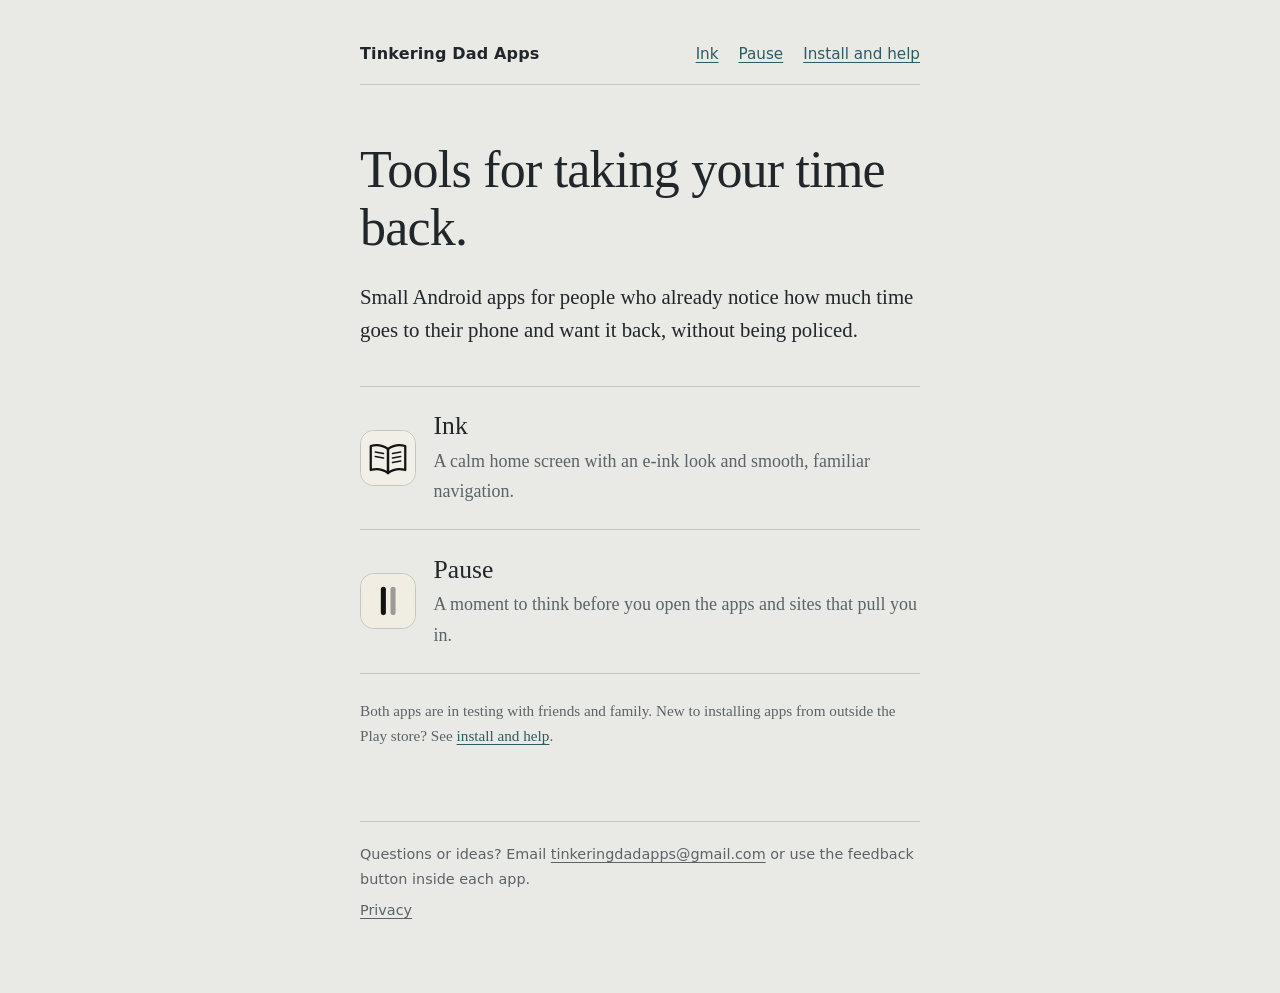
<file: index.html>
<!doctype html><html lang="en"><head><meta charset="utf-8"><meta name="viewport" content="width=device-width, initial-scale=1"><link rel="stylesheet" href="style.css"><title>Tinkering Dad Apps</title><meta name="description" content="Small Android apps for taking your time back from your phone."></head><body><div class="wrap"><header class="site"><a class="name" href="index.html">Tinkering Dad Apps</a><nav><a href="ink.html">Ink</a><a href="pause.html">Pause</a><a href="help.html">Install and help</a></nav></header>
<main>
<h1>Tools for taking your time back.</h1>
<p class="lede">Small Android apps for people who already notice how much time goes to their phone and want it back, without being policed.</p>
<ul class="apps">
<li><a href="ink.html"><img class="ic" src="ink-icon.svg" alt="" width="56" height="56"><span class="txt"><span class="t">Ink</span><span class="d">A calm home screen with an e-ink look and smooth, familiar navigation.</span></span></a></li>
<li><a href="pause.html"><img class="ic" src="pause-icon.svg" alt="" width="56" height="56"><span class="txt"><span class="t">Pause</span><span class="d">A moment to think before you open the apps and sites that pull you in.</span></span></a></li>
</ul>
<p class="muted small" style="margin-top:1.5rem">Both apps are in testing with friends and family. New to installing apps from outside the Play store? See <a href="help.html">install and help</a>.</p>
</main><footer class="site"><p>Questions or ideas? Email <a href="mailto:tinkeringdadapps@gmail.com">tinkeringdadapps@gmail.com</a> or use the feedback button inside each app.</p><p><a href="privacy.html">Privacy</a></p></footer></div></body></html>
</file>
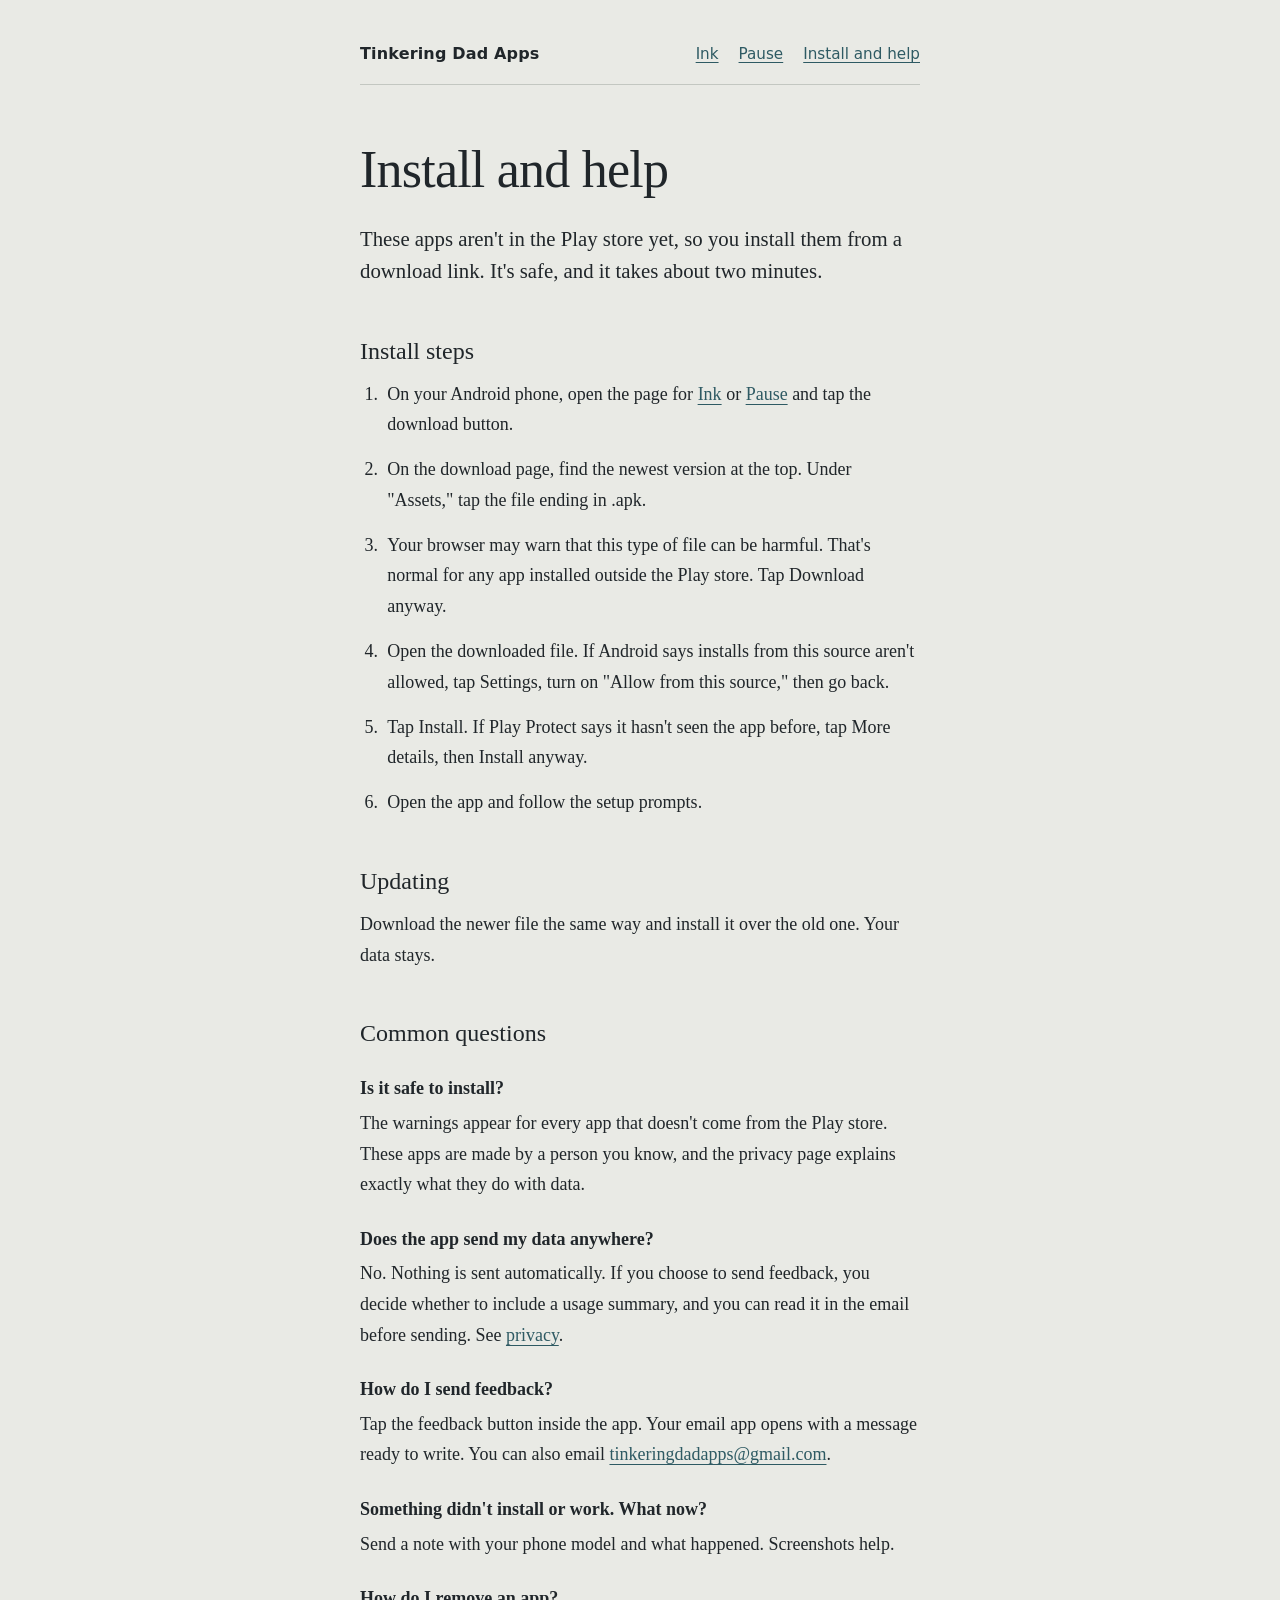
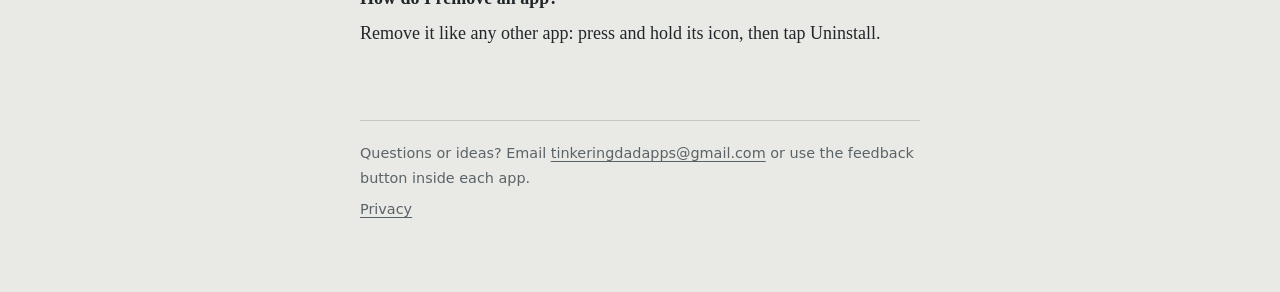
<file: help.html>
<!doctype html><html lang="en"><head><meta charset="utf-8"><meta name="viewport" content="width=device-width, initial-scale=1"><link rel="stylesheet" href="style.css"><title>Install and help | Tinkering Dad Apps</title><meta name="description" content="How to install Ink and Pause on your Android phone, and answers to common questions."></head><body><div class="wrap"><header class="site"><a class="name" href="index.html">Tinkering Dad Apps</a><nav><a href="ink.html">Ink</a><a href="pause.html">Pause</a><a href="help.html">Install and help</a></nav></header>
<main>
<h1>Install and help</h1>
<p class="lede">These apps aren't in the Play store yet, so you install them from a download link. It's safe, and it takes about two minutes.</p>
<h2>Install steps</h2>
<ol class="steps">
<li>On your Android phone, open the page for <a href="ink.html">Ink</a> or <a href="pause.html">Pause</a> and tap the download button.</li>
<li>On the download page, find the newest version at the top. Under "Assets," tap the file ending in .apk.</li>
<li>Your browser may warn that this type of file can be harmful. That's normal for any app installed outside the Play store. Tap Download anyway.</li>
<li>Open the downloaded file. If Android says installs from this source aren't allowed, tap Settings, turn on "Allow from this source," then go back.</li>
<li>Tap Install. If Play Protect says it hasn't seen the app before, tap More details, then Install anyway.</li>
<li>Open the app and follow the setup prompts.</li>
</ol>
<h2>Updating</h2>
<p>Download the newer file the same way and install it over the old one. Your data stays.</p>
<h2>Common questions</h2>
<dl class="faq">
<dt>Is it safe to install?</dt>
<dd>The warnings appear for every app that doesn't come from the Play store. These apps are made by a person you know, and the privacy page explains exactly what they do with data.</dd>
<dt>Does the app send my data anywhere?</dt>
<dd>No. Nothing is sent automatically. If you choose to send feedback, you decide whether to include a usage summary, and you can read it in the email before sending. See <a href="privacy.html">privacy</a>.</dd>
<dt>How do I send feedback?</dt>
<dd>Tap the feedback button inside the app. Your email app opens with a message ready to write. You can also email <a href="mailto:tinkeringdadapps@gmail.com">tinkeringdadapps@gmail.com</a>.</dd>
<dt>Something didn't install or work. What now?</dt>
<dd>Send a note with your phone model and what happened. Screenshots help.</dd>
<dt>How do I remove an app?</dt>
<dd>Remove it like any other app: press and hold its icon, then tap Uninstall.</dd>
</dl>
</main><footer class="site"><p>Questions or ideas? Email <a href="mailto:tinkeringdadapps@gmail.com">tinkeringdadapps@gmail.com</a> or use the feedback button inside each app.</p><p><a href="privacy.html">Privacy</a></p></footer></div></body></html>
</file>
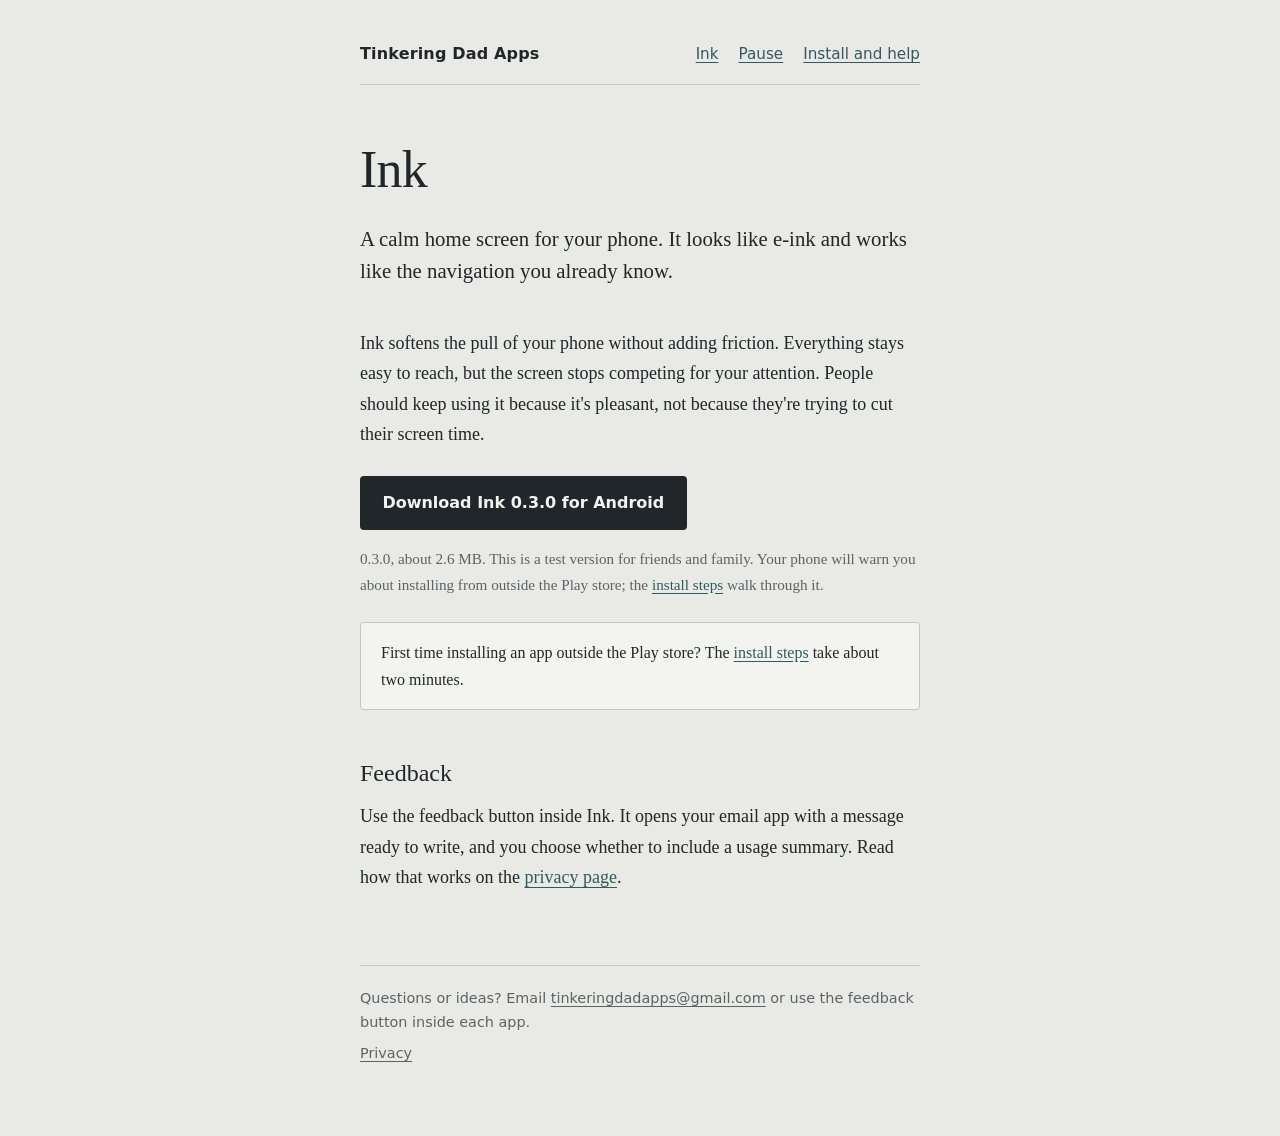
<file: ink.html>
<!doctype html><html lang="en"><head><meta charset="utf-8"><meta name="viewport" content="width=device-width, initial-scale=1"><link rel="stylesheet" href="style.css"><title>Ink | Tinkering Dad Apps</title><meta name="description" content="Ink is a calm Android launcher with an e-ink look."></head><body><div class="wrap"><header class="site"><a class="name" href="index.html">Tinkering Dad Apps</a><nav><a href="ink.html">Ink</a><a href="pause.html">Pause</a><a href="help.html">Install and help</a></nav></header>
<main>
<h1>Ink</h1>
<p class="lede">A calm home screen for your phone. It looks like e-ink and works like the navigation you already know.</p>
<p>Ink softens the pull of your phone without adding friction. Everything stays easy to reach, but the screen stops competing for your attention. People should keep using it because it's pleasant, not because they're trying to cut their screen time.</p>
<a class="button" href="https://github.com/tinkeringdadapps/tinkeringdadapps.github.io/releases/download/ink-v0.3.0/Ink-v0.3.0.apk" download>Download Ink 0.3.0 for Android</a>
<p class="muted small">0.3.0, about 2.6 MB. This is a test version for friends and family. Your phone will warn you about installing from outside the Play store; the <a href="help.html">install steps</a> walk through it.</p>
<div class="note"><p>First time installing an app outside the Play store? The <a href="help.html">install steps</a> take about two minutes.</p></div>
<h2>Feedback</h2>
<p>Use the feedback button inside Ink. It opens your email app with a message ready to write, and you choose whether to include a usage summary. Read how that works on the <a href="privacy.html">privacy page</a>.</p>
</main><footer class="site"><p>Questions or ideas? Email <a href="mailto:tinkeringdadapps@gmail.com">tinkeringdadapps@gmail.com</a> or use the feedback button inside each app.</p><p><a href="privacy.html">Privacy</a></p></footer></div></body></html>
</file>
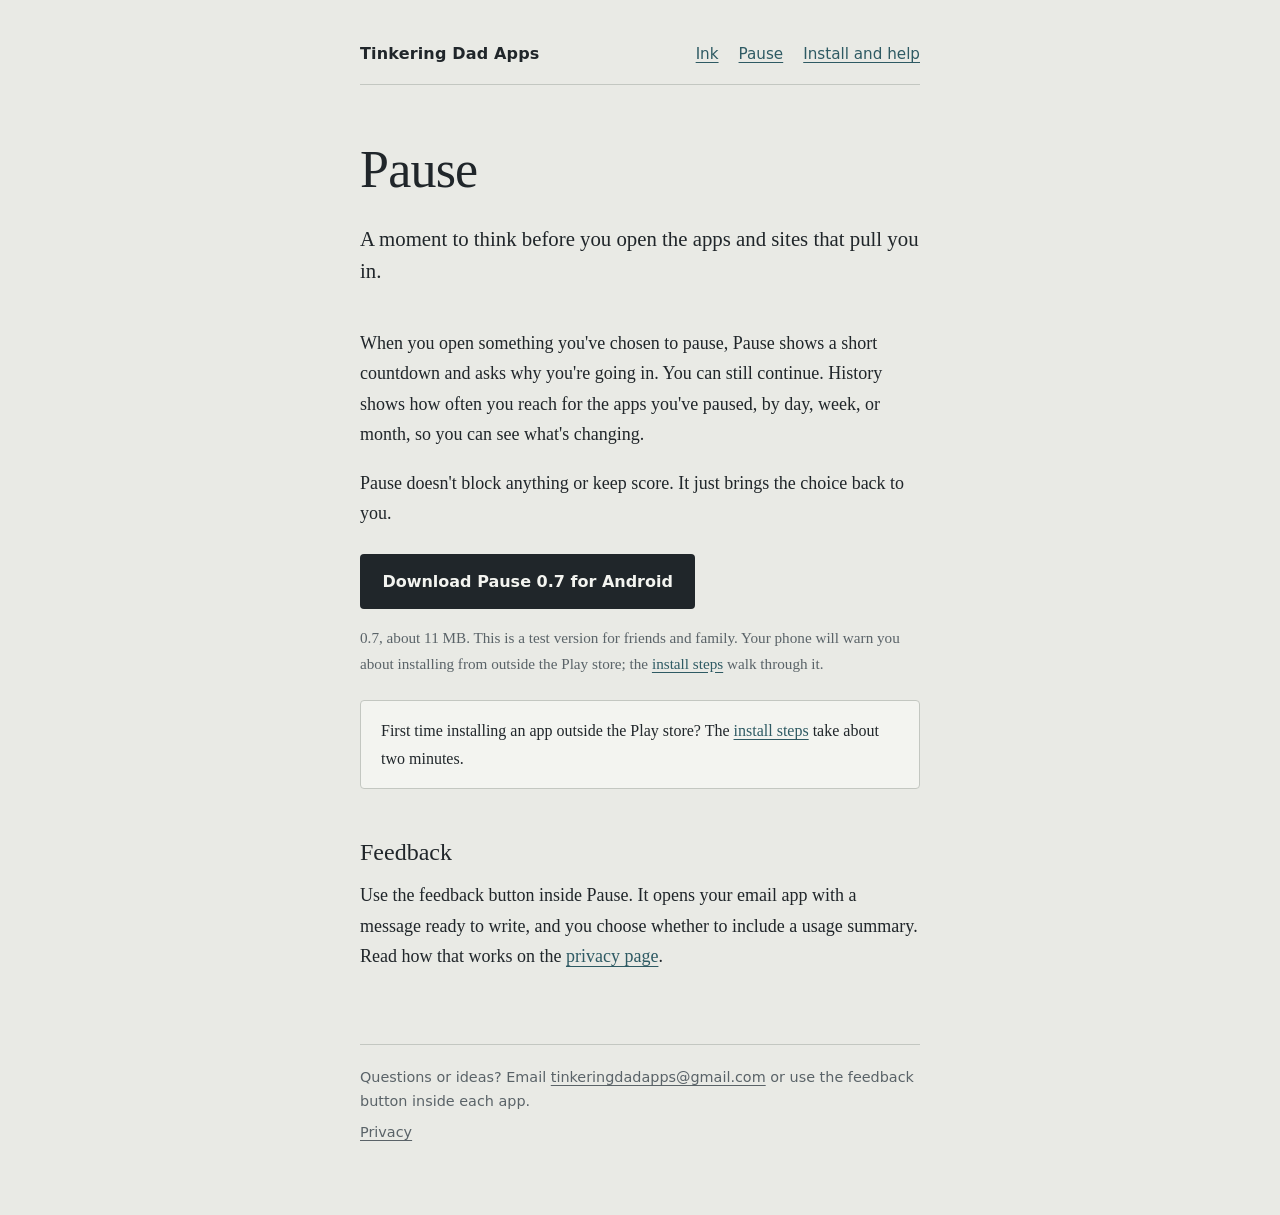
<file: pause.html>
<!doctype html><html lang="en"><head><meta charset="utf-8"><meta name="viewport" content="width=device-width, initial-scale=1"><link rel="stylesheet" href="style.css"><title>Pause | Tinkering Dad Apps</title><meta name="description" content="Pause adds a moment of thought before the apps and sites that pull you in."></head><body><div class="wrap"><header class="site"><a class="name" href="index.html">Tinkering Dad Apps</a><nav><a href="ink.html">Ink</a><a href="pause.html">Pause</a><a href="help.html">Install and help</a></nav></header>
<main>
<h1>Pause</h1>
<p class="lede">A moment to think before you open the apps and sites that pull you in.</p>
<p>When you open something you've chosen to pause, Pause shows a short countdown and asks why you're going in. You can still continue. History shows how often you reach for the apps you've paused, by day, week, or month, so you can see what's changing.</p>
<p>Pause doesn't block anything or keep score. It just brings the choice back to you.</p>
<a class="button" href="https://github.com/tinkeringdadapps/tinkeringdadapps.github.io/releases/download/pause-v0.7/Pause-7.apk" download>Download Pause 0.7 for Android</a>
<p class="muted small">0.7, about 11 MB. This is a test version for friends and family. Your phone will warn you about installing from outside the Play store; the <a href="help.html">install steps</a> walk through it.</p>
<div class="note"><p>First time installing an app outside the Play store? The <a href="help.html">install steps</a> take about two minutes.</p></div>
<h2>Feedback</h2>
<p>Use the feedback button inside Pause. It opens your email app with a message ready to write, and you choose whether to include a usage summary. Read how that works on the <a href="privacy.html">privacy page</a>.</p>
</main><footer class="site"><p>Questions or ideas? Email <a href="mailto:tinkeringdadapps@gmail.com">tinkeringdadapps@gmail.com</a> or use the feedback button inside each app.</p><p><a href="privacy.html">Privacy</a></p></footer></div></body></html>
</file>
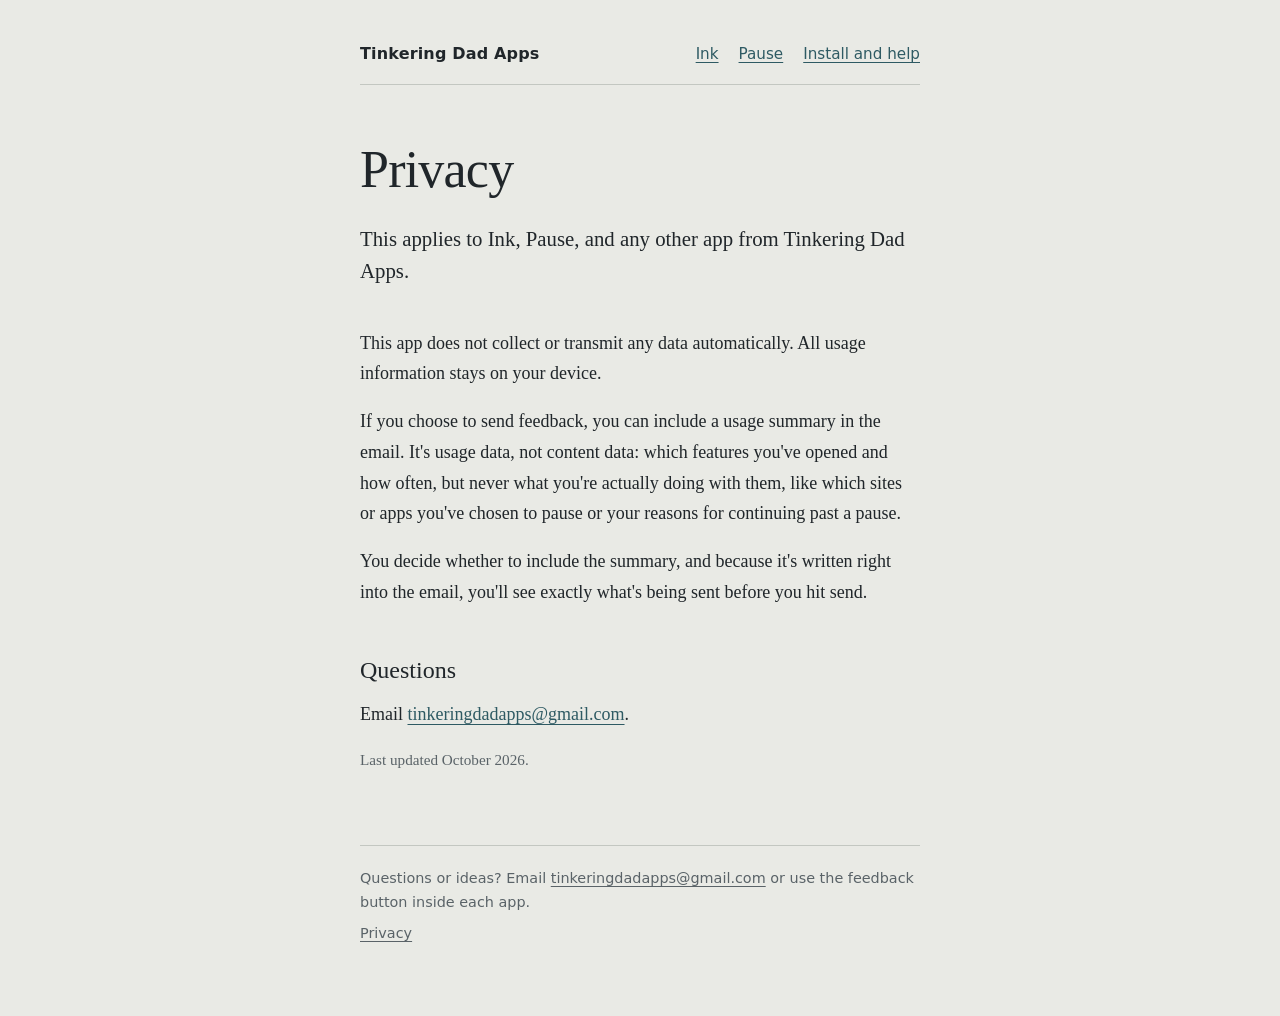
<file: privacy.html>
<!doctype html><html lang="en"><head><meta charset="utf-8"><meta name="viewport" content="width=device-width, initial-scale=1"><link rel="stylesheet" href="style.css"><title>Privacy | Tinkering Dad Apps</title><meta name="description" content="How Ink and Pause handle your data."></head><body><div class="wrap"><header class="site"><a class="name" href="index.html">Tinkering Dad Apps</a><nav><a href="ink.html">Ink</a><a href="pause.html">Pause</a><a href="help.html">Install and help</a></nav></header>
<main>
<h1>Privacy</h1>
<p class="lede">This applies to Ink, Pause, and any other app from Tinkering Dad Apps.</p>
<p>This app does not collect or transmit any data automatically. All usage information stays on your device.</p>
<p>If you choose to send feedback, you can include a usage summary in the email. It's usage data, not content data: which features you've opened and how often, but never what you're actually doing with them, like which sites or apps you've chosen to pause or your reasons for continuing past a pause.</p>
<p>You decide whether to include the summary, and because it's written right into the email, you'll see exactly what's being sent before you hit send.</p>
<h2>Questions</h2>
<p>Email <a href="mailto:tinkeringdadapps@gmail.com">tinkeringdadapps@gmail.com</a>.</p>
<p class="muted small">Last updated October 2026.</p>
</main><footer class="site"><p>Questions or ideas? Email <a href="mailto:tinkeringdadapps@gmail.com">tinkeringdadapps@gmail.com</a> or use the feedback button inside each app.</p><p><a href="privacy.html">Privacy</a></p></footer></div></body></html>
</file>
<file: style.css>
:root{
  --paper:#E9EAE5;
  --sheet:#F3F4F0;
  --ink:#20262A;
  --muted:#5A6368;
  --rule:#C3C7C1;
  --accent:#2E5A63;
  --serif:"Iowan Old Style","Palatino Linotype",Palatino,"Book Antiqua",Georgia,serif;
  --sans:system-ui,-apple-system,"Segoe UI",Roboto,sans-serif;
}
*{box-sizing:border-box}
html{-webkit-text-size-adjust:100%}
body{margin:0;background:var(--paper);color:var(--ink);font-family:var(--serif);font-size:1.125rem;line-height:1.7}
.wrap{max-width:38rem;margin:0 auto;padding:2.5rem 1.5rem 4rem}
header.site{display:flex;justify-content:space-between;align-items:baseline;gap:1rem;flex-wrap:wrap;padding-bottom:1rem;border-bottom:1px solid var(--rule);margin-bottom:3.5rem}
header.site a.name{font-family:var(--sans);font-size:1rem;font-weight:600;color:var(--ink);text-decoration:none;letter-spacing:.01em}
header.site nav{display:flex;gap:1.25rem;font-family:var(--sans);font-size:.95rem}
a{color:var(--accent);text-underline-offset:.2em}
a:hover{color:var(--ink)}
a:focus-visible,.button:focus-visible{outline:3px solid var(--accent);outline-offset:3px;border-radius:2px}
h1{font-size:clamp(2.25rem,7vw,3.25rem);line-height:1.12;font-weight:400;margin:0 0 1.5rem;letter-spacing:-.015em}
h2{font-size:1.5rem;line-height:1.3;font-weight:400;margin:3rem 0 .75rem}
p{margin:0 0 1.1rem}
.lede{font-size:1.3rem;line-height:1.55;color:var(--ink);margin-bottom:2.5rem}
.muted{color:var(--muted)}
.small{font-size:.95rem}
.apps{list-style:none;margin:0;padding:0;border-top:1px solid var(--rule)}
.apps li{border-bottom:1px solid var(--rule)}
.apps a{display:flex;align-items:center;gap:1.1rem;padding:1.4rem 0;text-decoration:none;color:var(--ink)}
.apps .ic{flex:none;width:3.5rem;height:3.5rem;border-radius:.85rem;border:1px solid var(--rule)}
.apps .txt{display:block;min-width:0}
.apps a:hover .t{text-decoration:underline;text-underline-offset:.2em}
.apps .t{display:block;font-size:1.6rem;line-height:1.3}
.apps .d{display:block;color:var(--muted);margin-top:.2rem}
.button{display:inline-block;font-family:var(--sans);font-size:1rem;font-weight:600;padding:.85rem 1.4rem;background:var(--ink);color:var(--sheet);text-decoration:none;border-radius:4px;margin:.5rem 0 1rem}
.button:hover{background:#000;color:#fff}
.button.off,.button.off:hover{background:var(--sheet);color:var(--muted);border:1px solid var(--rule);cursor:default}
.note{background:var(--sheet);border:1px solid var(--rule);border-radius:4px;padding:1rem 1.25rem;font-size:1rem;margin:1.5rem 0}
.note p:last-child{margin-bottom:0}
ol.steps{padding-left:1.4rem;margin:0 0 1.5rem}
ol.steps li{margin-bottom:.9rem;padding-left:.3rem}
dl.faq dt{font-weight:600;margin-top:1.5rem}
dl.faq dd{margin:.25rem 0 0}
footer.site{margin-top:4.5rem;padding-top:1.25rem;border-top:1px solid var(--rule);font-family:var(--sans);font-size:.9rem;color:var(--muted)}
footer.site a{color:var(--muted)}
footer.site p{margin:0 0 .4rem}
@media (max-width:30rem){body{font-size:1.0625rem}.wrap{padding:1.5rem 1.25rem 3rem}header.site{margin-bottom:2.5rem}}
</file>
